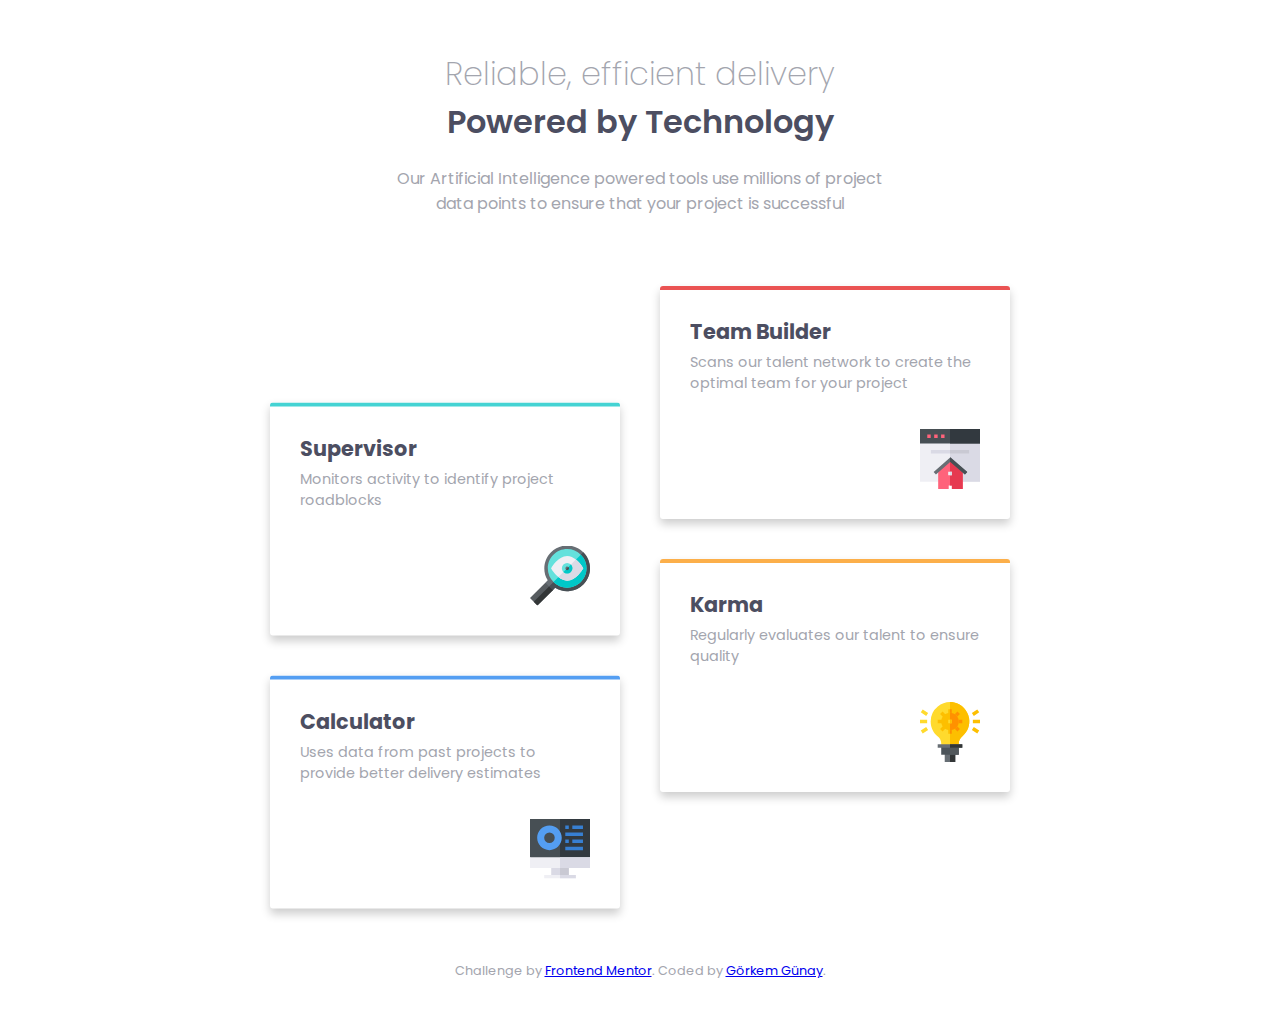
<file: four-card-page/index.html>
<!DOCTYPE html>
<html lang="en">
    <head>
        <meta charset="UTF-8" />
        <meta name="viewport" content="width=device-width, initial-scale=1.0" />

        <link
            rel="icon"
            type="image/png"
            sizes="32x32"
            href="./images/favicon-32x32.png"
        />
        <link rel="stylesheet" href="style.css" />
        <title>Frontend Mentor | Four card feature section</title>
    </head>
    <body>
        <header>
            <div class="container">
                <h1>
                    Reliable, efficient delivery
                    <span> Powered by Technology</span>
                </h1>
                <p>
                    Our Artificial Intelligence powered tools use millions of
                    project data points to ensure that your project is
                    successful
                </p>
            </div>
        </header>

        <main>
            <div class="container">
                <section class="cards">
                    <div class="card card-1 card-center">
                        <h2>Supervisor</h2>
                        <p>Monitors activity to identify project roadblocks</p>
                        <img src="images/icon-supervisor.svg" alt="" />
                    </div>
                    <div class="card card-2">
                        <h2>Team Builder</h2>
                        <p>
                            Scans our talent network to create the optimal team
                            for your project
                        </p>
                        <img src="images/icon-team-builder.svg" alt="" />
                    </div>

                    <div class="card card-3 card-center">
                        <h2>Calculator</h2>
                        <p>
                            Uses data from past projects to provide better
                            delivery estimates
                        </p>
                        <img src="images/icon-calculator.svg" alt="" />
                    </div>
                    <div class="card card-4">
                        <h2>Karma</h2>
                        <p>Regularly evaluates our talent to ensure quality</p>
                        <img src="images/icon-karma.svg" alt="" />
                    </div>
                </section>
            </div>
        </main>

        <footer>
            <div class="container">
                <p>
                    Challenge by
                    <a
                        href="https://www.frontendmentor.io?ref=challenge"
                        target="_blank"
                        >Frontend Mentor</a
                    >. Coded by
                    <a href="https://github.com/gorkemgunay">Görkem Günay</a>.
                </p>
            </div>
        </footer>
    </body>
</html>
</file>
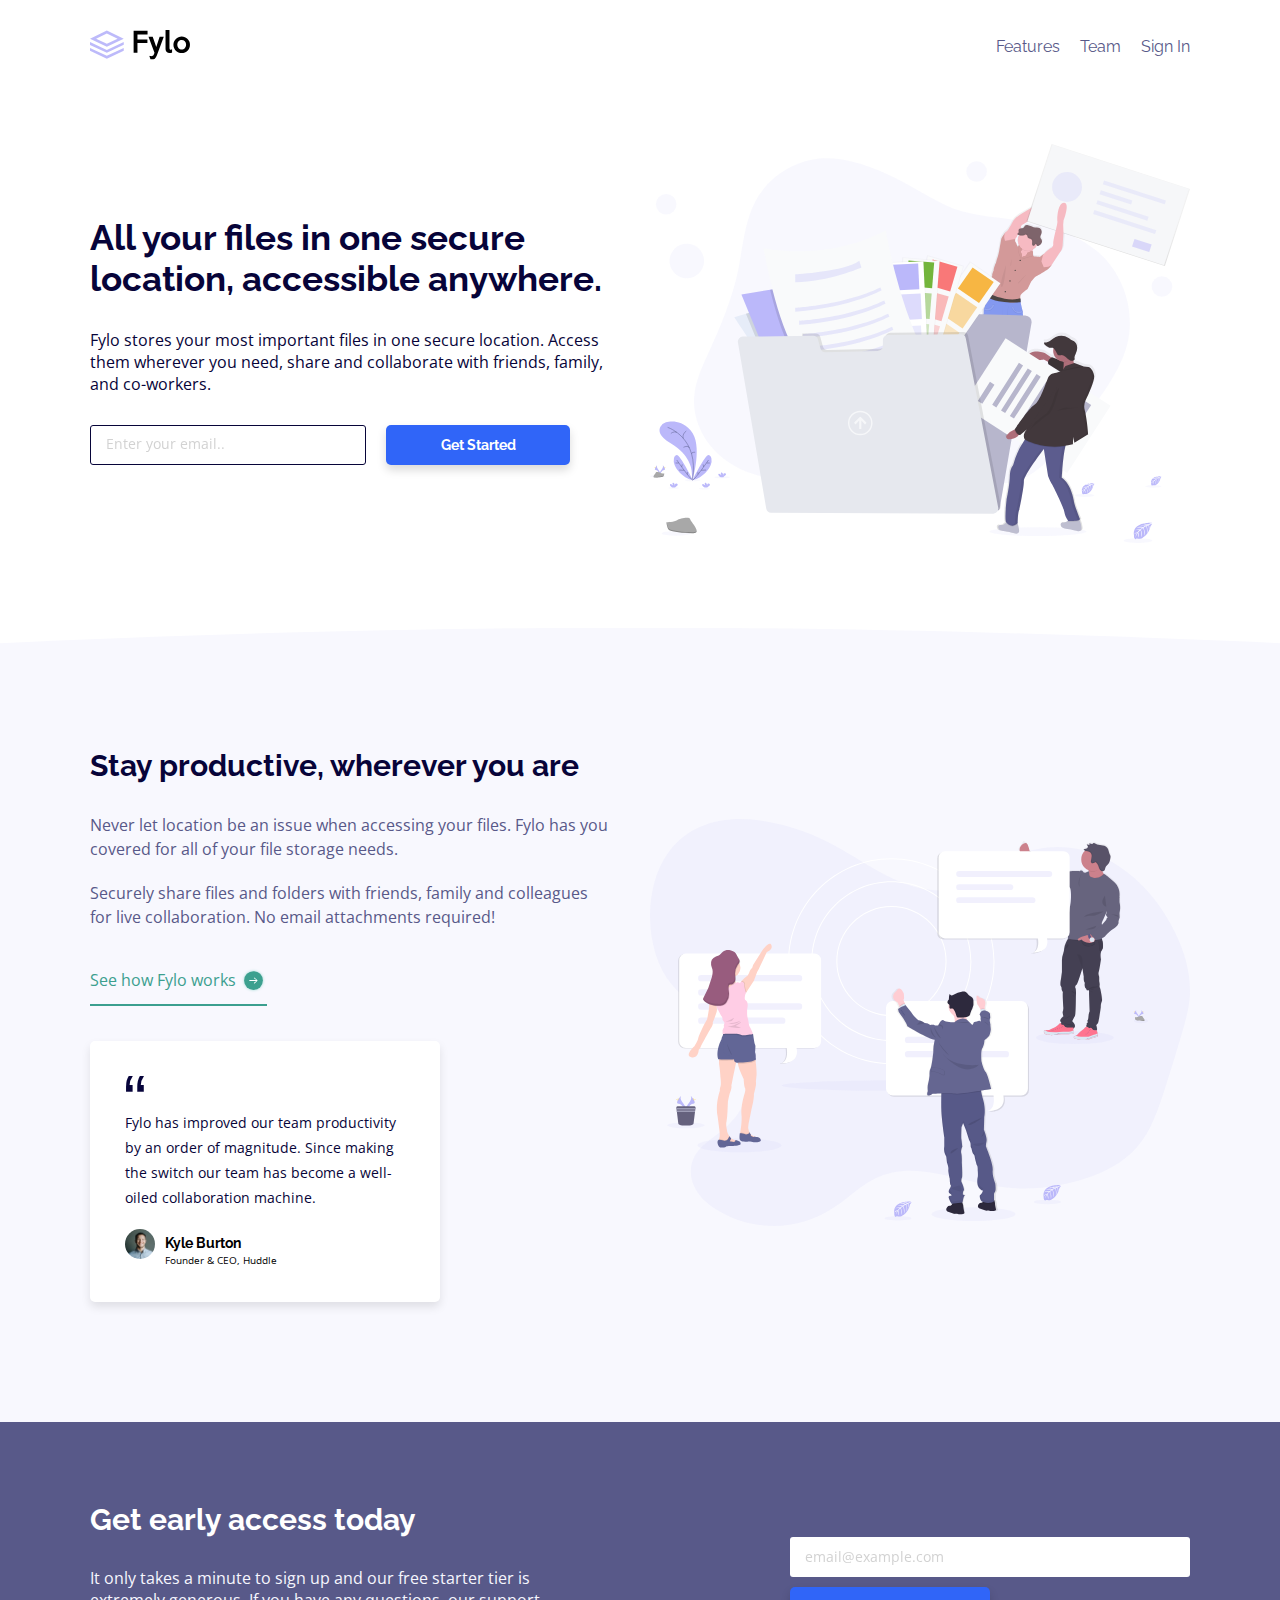
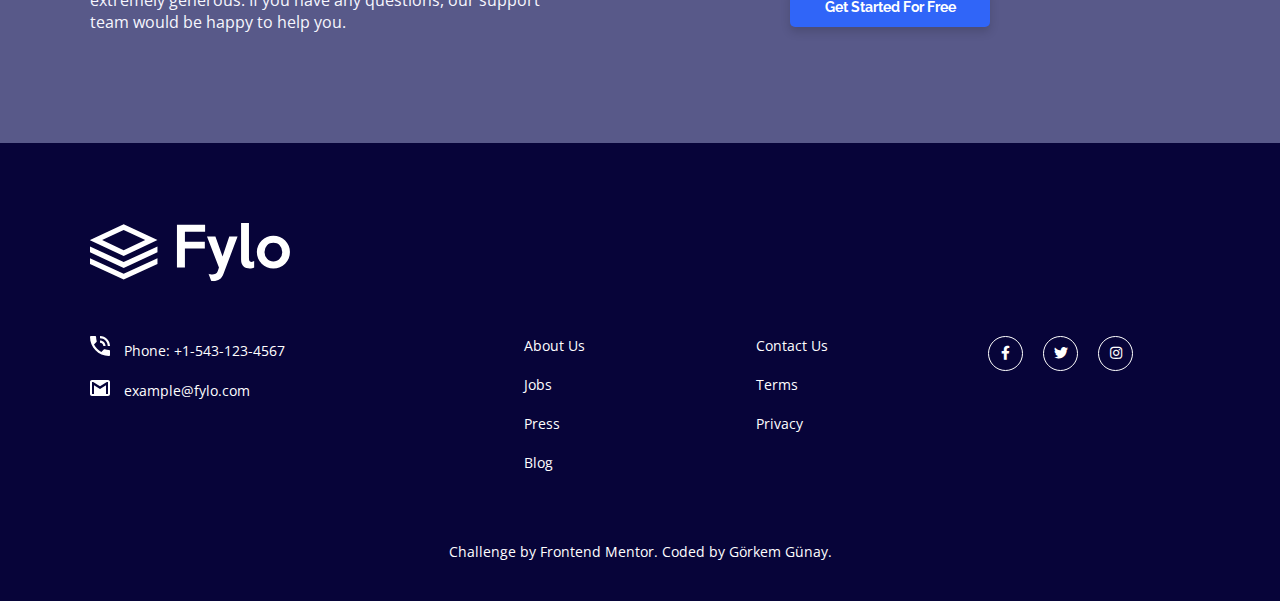
<file: fylo-landing-page/index.html>
<!DOCTYPE html>
<html lang="en">
    <head>
        <meta charset="UTF-8" />
        <meta name="viewport" content="width=device-width, initial-scale=1.0" />

        <link
            rel="icon"
            type="image/png"
            sizes="32x32"
            href="./images/favicon-32x32.png"
        />
        <link rel="stylesheet" href="https://cdnjs.cloudflare.com/ajax/libs/font-awesome/5.13.0/css/all.min.css">
        <link rel="stylesheet" href="style.css" />
        <title>
            Frontend Mentor | Fylo landing page with two column layout
        </title>
    </head>
    <body>
        <header>
            <div class="container container-header">
                <div class="logo">
                    <img src="images/logo.svg" alt="" />
                </div>
                <nav>
                    <ul class="nav-menu">
                        <li><a href="">Features</a></li>
                        <li><a href="">Team</a></li>
                        <li><a href="">Sign In</a></li>
                    </ul>
                </nav>
            </div>
        </header>

        <main>
            
                <section class="section-a">
                  <div class="container container-a">
                    <div class="left">
                        <h1>
                            All your files in one secure location, accessible
                            anywhere.
                        </h1>
                        <p>
                            Fylo stores your most important files in one secure
                            location. Access them wherever you need, share and
                            collaborate with friends, family, and co-workers.
                        </p>
                        <form action="" class="cta-email">
                            <input
                                type="email"
                                placeholder="Enter your email.."
                                class="input-email"
                            />
                            <button class="btn">Get Started</button>
                        </form>
                    </div>
                    <div class="right">
                        <img src="images/illustration-1.svg" alt="" />
                    </div>
                  </div>
                </div>
                </section>
                <section class="section-b">
                  <div class="container container-b">
                    <div class="left">
                        <div class="inner-content">
                            <h2>Stay productive, wherever you are</h2>
                            <p>
                                Never let location be an issue when accessing
                                your files. Fylo has you covered for all of your
                                file storage needs.
                            </p>
                            <p>
                                Securely share files and folders with friends,
                                family and colleagues for live collaboration. No
                                email attachments required!
                            </p>
                            <div class="cta-link">
                            <a href="">See how Fylo works </a>
                            <img src="images/icon-arrow.svg" alt="">
                          </div>
                        </div>
                        <div class="inner-box">
                          <img src="images/icon-quotes.svg" alt="">
                            <p>
                                Fylo has improved our team productivity by an
                                order of magnitude. Since making the switch our
                                team has become a well-oiled collaboration
                                machine.
                            </p>
                            <div class="box-testimonial">
                                <img
                                    src="images/avatar-testimonial.jpg"
                                    alt=""
                                />
                                <div class="box-testimonial-text">
                                <strong> Kyle Burton</strong>
                                <small> Founder & CEO, Huddle</small>
                              </div>
                              </div>
                            </div>
                        </div>
                   
                        <div class="right">
                            <img src="images/illustration-2.svg" alt="" />
                        </div>
                    </div>
                  
                </section>
                <section class="section-c">
                  <div class="container container-c">
                    <div class="left">
                        <h2>Get early access today</h2>
                        <p>
                            It only takes a minute to sign up and our free
                            starter tier is extremely generous. If you have any
                            questions, our support team would be happy to help
                            you.
                        </p>
                    </div>
                    <div class="right">
                        <form action="" class="cta-email">
                            <input
                                type="email"
                                placeholder="email@example.com"
                                class="input-email"
                            />
                            <button class="btn">Get Started For Free</button>
                        </form>
                    </div>
                  </div>
                </section>
            
        </main>

        <footer>
            <div class="container">
                <img src="images/logo-white.svg"  alt="" class="white-logo"/>
                <div class="container-footer">
                <ul>
                    <li><a href=""> <img src="images/icon-phone.svg" alt="" class="icon"> Phone: +1-543-123-4567</a></li>
                    <li><a href=""> <img src="images/icon-email.svg" alt="" class="icon"> example@fylo.com</a></li>
                </ul>
                <ul>
                    <li><a href="">About Us</a></li>
                    <li><a href="">Jobs</a></li>
                    <li><a href="">Press</a></li>
                    <li><a href="">Blog</a></li>
                </ul>
                <ul>
                    <li><a href="">Contact Us</a></li>
                    <li><a href="">Terms</a></li>
                    <li><a href="">Privacy</a></li>
                </ul>
                <ul class="social">
                    <li><a href=""><i class="fab fa-facebook-f"></i></a></li>
                    <li><a href=""><i class="fab fa-twitter"></i></a></li>
                    <li><a href=""><i class="fab fa-instagram"></i></a></li>
                </ul>
                
            </div>
           
            </div>
            <p class="text-align">
                Challenge by
                <a
                    href="https://www.frontendmentor.io?ref=challenge"
                    target="_blank"
                    >Frontend Mentor</a
                >. Coded by
                <a href="https://github.com/gorkemgunay">Görkem Günay</a>.
            </p>
        </footer>
    </body>
</html>
</file>
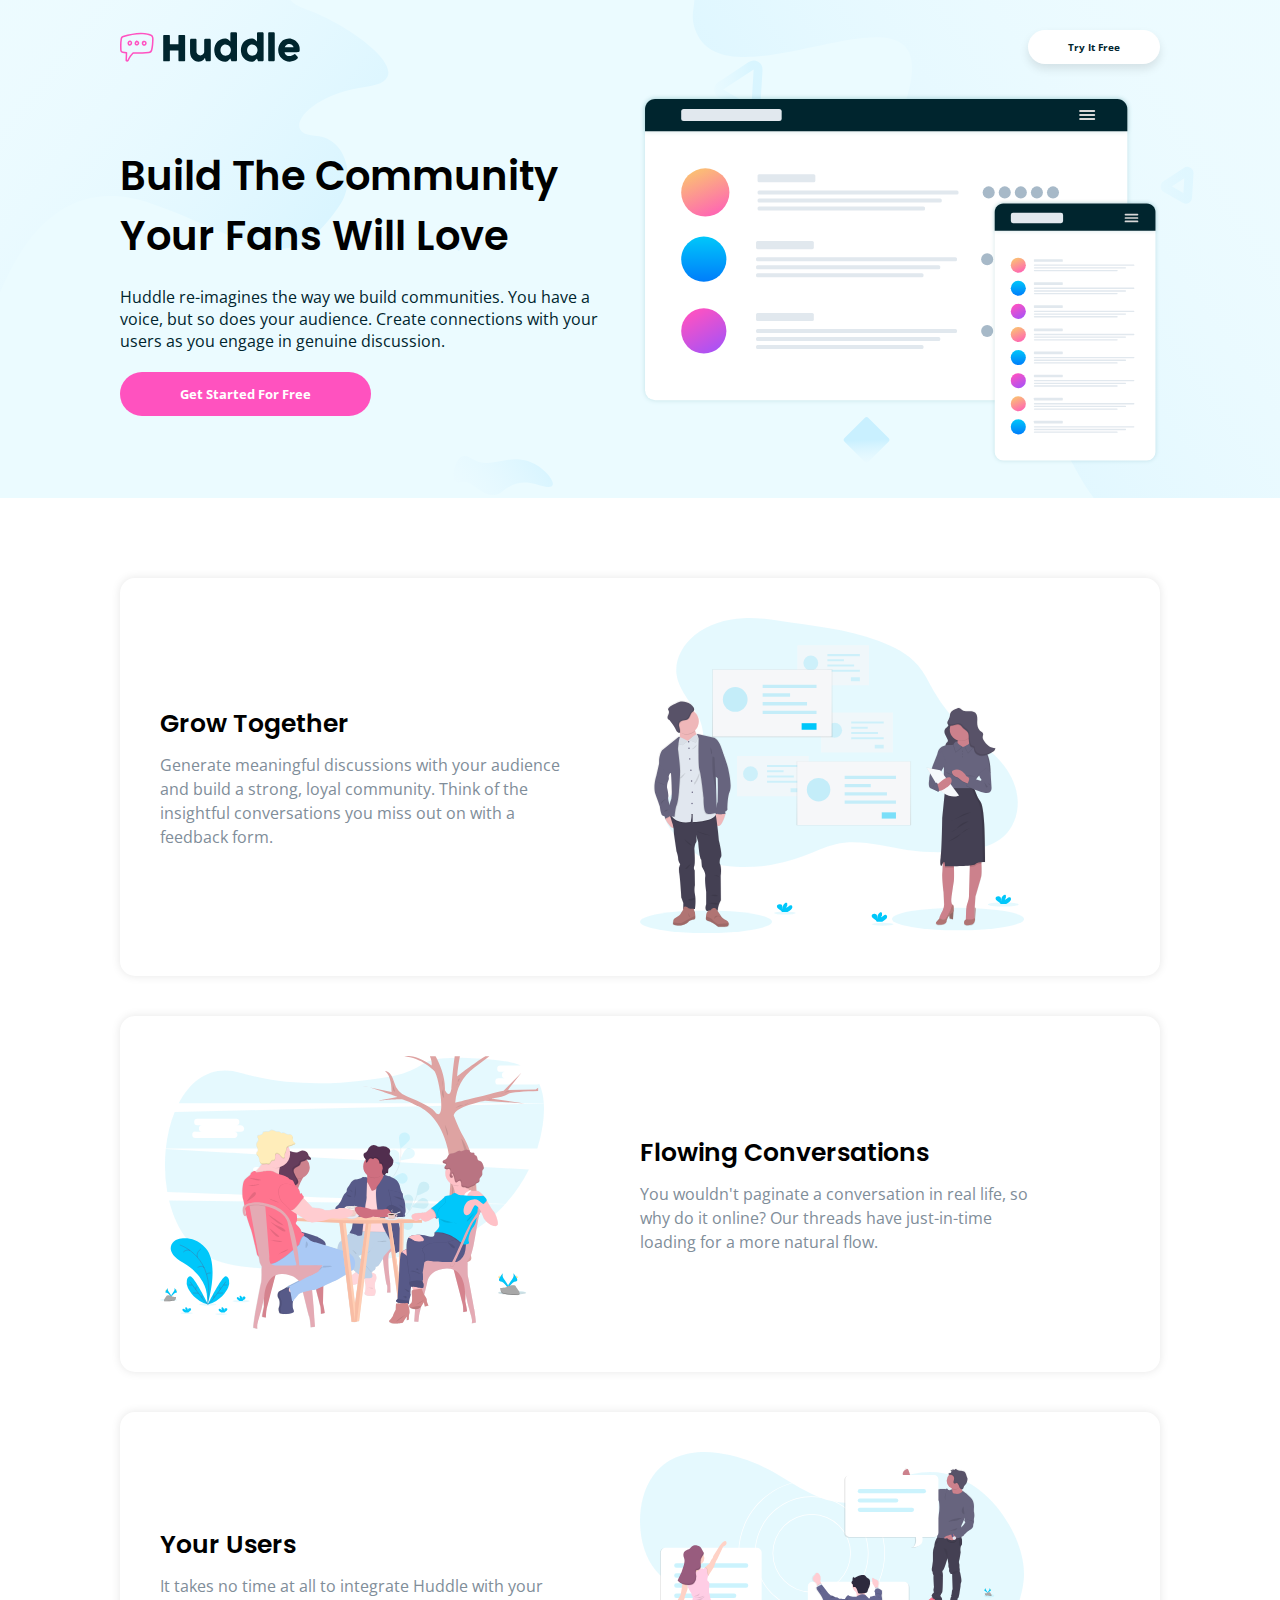
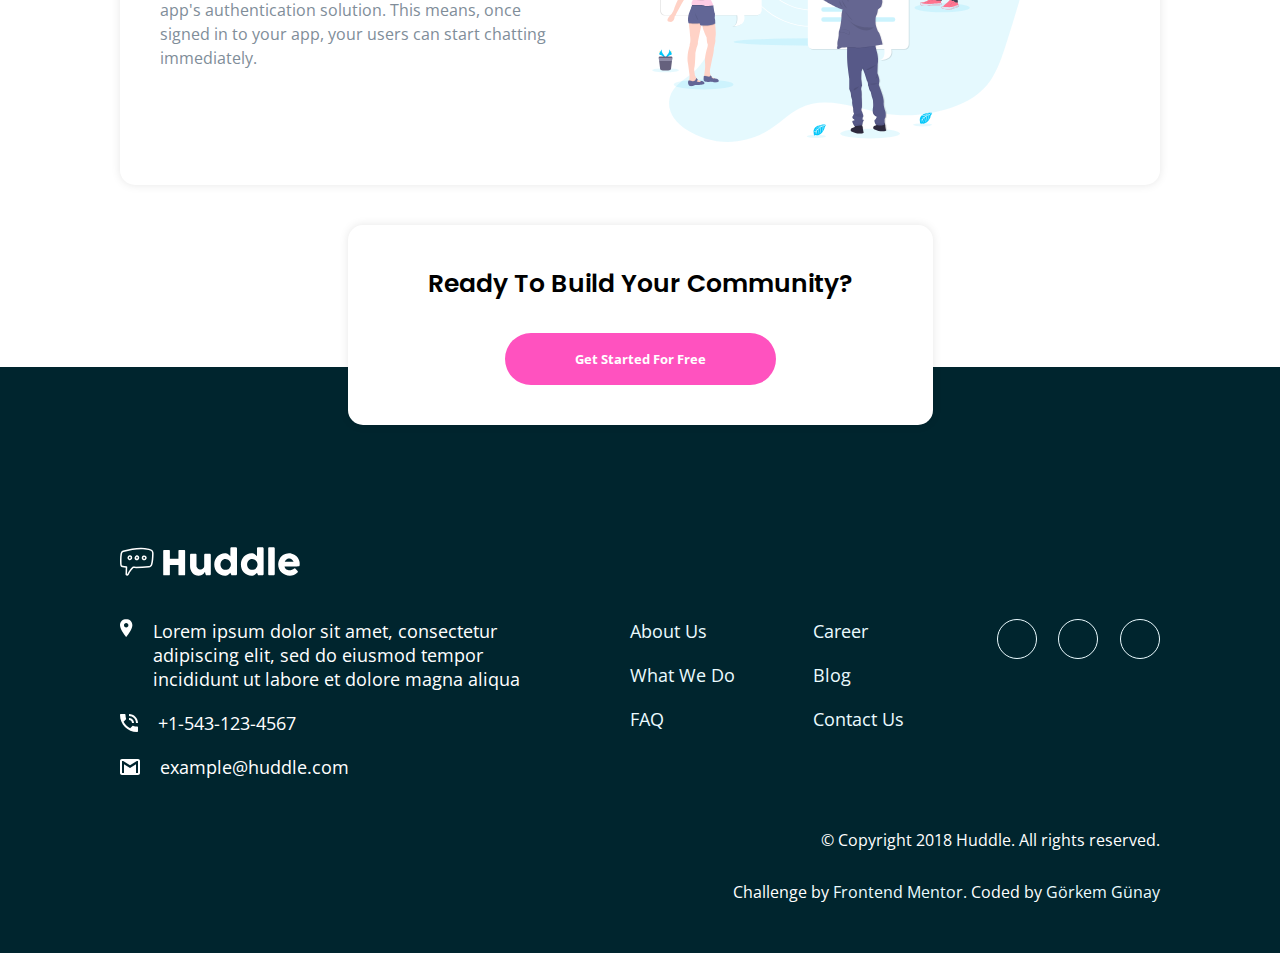
<file: huddle-landing-page/index.html>
<!DOCTYPE html>
<html lang="en">
    <head>
        <meta charset="UTF-8" />
        <meta name="viewport" content="width=device-width, initial-scale=1.0" />
        <link
            rel="stylesheet"
            href="https://cdnjs.cloudflare.com/ajax/libs/font-awesome/5.13.0/css/all.min.css"
            integrity="sha256-h20CPZ0QyXlBuAw7A+KluUYx/3pK+c7lYEpqLTlxjYQ="
            crossorigin="anonymous"
        />
        <link rel="stylesheet" href="style.css" />
        <link
            rel="icon"
            type="image/png"
            sizes="32x32"
            href="./images/favicon-32x32.png"
        />

        <title>
            Frontend Mentor | Huddle landing page with alternating feature
            blocks
        </title>
    </head>
    <body>
        <header>
            <div class="container">
                <nav class="flex flex-row">
                    <img src="images/logo.svg" alt="logo" class="logo" />
                    <a href="" class="btn btn-secondary">Try It Free</a>
                </nav>
                <div class="flex">
                    <div>
                        <h1>Build The Community Your Fans Will Love</h1>
                        <p>
                            Huddle re-imagines the way we build communities. You
                            have a voice, but so does your audience. Create
                            connections with your users as you engage in genuine
                            discussion.
                        </p>
                        <a href="" class="btn btn-primary"
                            >Get Started For Free</a
                        >
                    </div>
                    <div>
                        <img
                            src="images/illustration-mockups.svg"
                            alt="mockups"
                        />
                    </div>
                </div>
            </div>
        </header>

        <main>
            <section class="cards">
                <div class="container">
                    <div class="card flex">
                        <div>
                            <h3>Grow Together</h3>
                            <p>
                                Generate meaningful discussions with your
                                audience and build a strong, loyal community.
                                Think of the insightful conversations you miss
                                out on with a feedback form.
                            </p>
                        </div>
                        <div>
                            <img
                                src="images/illustration-grow-together.svg"
                                alt="grow-togerher"
                            />
                        </div>
                    </div>
                    <div class="card flex card-reverse">
                        <div>
                            <img
                                src="images/illustration-flowing-conversation.svg"
                                alt="flowing-conversation"
                            />
                        </div>
                        <div>
                            <h3>Flowing Conversations</h3>
                            <p>
                                You wouldn't paginate a conversation in real
                                life, so why do it online? Our threads have
                                just-in-time loading for a more natural flow.
                            </p>
                        </div>
                    </div>
                    <div class="card flex">
                        <div>
                            <h3>Your Users</h3>
                            <p>
                                It takes no time at all to integrate Huddle with
                                your app's authentication solution. This means,
                                once signed in to your app, your users can start
                                chatting immediately.
                            </p>
                        </div>
                        <div>
                            <img
                                src="images/illustration-your-users.svg"
                                alt="your-users"
                            />
                        </div>
                    </div>
                </div>
            </section>
        </main>

        <div class="cta">
            <div class="container center">
                <div class="small-card flex">
                    <h2>Ready To Build Your Community?</h2>
                    <a href="" class="btn btn-primary btn-large"
                        >Get Started For Free</a
                    >
                </div>
            </div>
        </div>

        <footer>
            <div class="container">
                <img
                    src="images/white-logo.svg"
                    alt="logo-white"
                    class="logo"
                />
                <div class="grid">
                    <ul class="content">
                        <li class="flex-start">
                            <img src="images/icon-location.svg" alt="" />

                            Lorem ipsum dolor sit amet, consectetur adipiscing
                            elit, sed do eiusmod tempor incididunt ut labore et
                            dolore magna aliqua
                        </li>
                        <li>
                            <img src="images/icon-phone.svg" alt="" />

                            +1-543-123-4567
                        </li>
                        <li>
                            <img src="images/icon-email.svg" alt="" />

                            example@huddle.com
                        </li>
                    </ul>
                    <ul>
                        <li><a href="">About Us</a></li>
                        <li><a href="">What We Do</a></li>
                        <li><a href="">FAQ</a></li>
                    </ul>
                    <ul>
                        <li><a href="">Career</a></li>
                        <li><a href="">Blog</a></li>
                        <li><a href="">Contact Us</a></li>
                    </ul>
                    <ul class="flex">
                        <li>
                            <a href="" class="social"
                                ><i class="fab fa-facebook-f"></i
                            ></a>
                        </li>
                        <li>
                            <a href="" class="social"
                                ><i class="fab fa-twitter"></i
                            ></a>
                        </li>
                        <li>
                            <a href="" class="social"
                                ><i class="fab fa-instagram"></i
                            ></a>
                        </li>
                    </ul>
                </div>

                <p>
                    &copy; Copyright 2018 Huddle. All rights reserved.
                </p>
                <p>
                    Challenge by
                    <a href="https://www.frontendmentor.io/" target="_blank">
                        Frontend Mentor.</a
                    >
                    Coded by
                    <a href="https://github.com/gorkemgunay" target="_blank">
                        Görkem Günay</a
                    >
                </p>
            </div>
        </footer>
    </body>
</html>
</file>
<file: four-card-page/style.css>
@import url("https://fonts.googleapis.com/css2?family=Poppins:wght@200;400;600&display=swap");

*,
*::before,
*::after {
    margin: 0;
    padding: 0;
    box-sizing: border-box;
}

body {
    padding-top: 50px;
    font-family: "Poppins", sans-serif;
    color: hsl(229, 6%, 66%);
    font-size: 10px;
}

.container {
    max-width: 1440px;
    width: 90%;
    margin: 0 auto;
}

/* Header */
header {
    text-align: center;
    max-width: 550px;
    margin: 0 auto;
}

header h1 {
    font-size: 2rem;
    font-weight: 200;
}
header span {
    font-weight: 600;
    color: hsl(234, 12%, 34%);
}

header p {
    font-size: 1rem;
    margin-top: 20px;
}

/* Cards */
.cards {
    display: flex;
    justify-content: center;
    align-items: center;
    flex-wrap: wrap;
    flex-direction: column;
    margin: 50px 0;
}

.cards img {
    width: 60px;
    height: auto;
    align-self: flex-end;
}

.card {
    display: flex;
    flex-direction: column;
    padding: 30px;
    background: #fff;
    box-shadow: 0 5px 10px rgba(0, 0, 0, 0.2);
    max-width: 350px;
    margin: 20px;
    border-radius: 3px;
    position: relative;
    overflow: hidden;
}

.card::after {
    content: "";
    position: absolute;
    width: 100%;
    top: 0;
    left: 0;
    height: 4px;
}

.card-1::after {
    background-color: hsl(180, 62%, 55%);
}

.card-2::after {
    background-color: hsl(0, 78%, 62%);
}

.card-3::after {
    background-color: hsl(212, 86%, 64%);
}

.card-4::after {
    background-color: hsl(34, 97%, 64%);
}

.card h2 {
    font-size: 1.3rem;
    color: hsl(234, 12%, 34%);
}
.card p {
    font-size: 0.9rem;
    margin: 5px 0;
}

.card img {
    margin-top: 30px;
    display: block;
}

/* Footer */
footer {
    text-align: center;
    margin-top: 120px;
    padding: 30px 0;
    font-size: 0.8rem;
}

/* Media */
@media (min-width: 700px) {
    .cards {
        flex-direction: row;
        margin: 50px;
    }
}

@media (min-width: 985px) {
    .card-center {
        transform: translateY(50%);
    }
}
</file>
<file: fylo-landing-page/style.css>
@import url("https://fonts.googleapis.com/css2?family=Raleway:wght@400;700&display=swap");
@import url("https://fonts.googleapis.com/css2?family=Open+Sans&display=swap");

* {
    margin: 0;
    padding: 0;
    box-sizing: border-box;
}

body {
    font-family: "Open Sans", sans-serif;
}

h1,
h2,
button,
header {
    font-family: "Raleway";
    color: hsl(243, 87%, 12%);
}

ul {
    list-style: none;
}

a {
    text-decoration: none;
}

img {
    width: 100%;
    display: inline-block;
}

.container {
    max-width: 1100px;
    width: 90%;
    margin: auto;
}

.btn {
    width: 100%;
    color: #fff;
    background: hsl(224, 93%, 58%);
    box-shadow: 0 5px 10px rgba(0, 0, 0, 0.15);
    height: 40px;
    border: none;
    border-radius: 5px;
    font-weight: 700;
    font-size: 14px;
}

.input-email {
    width: 100%;
    height: 40px;
    border: 1px solid hsl(243, 87%, 12%);
    border-radius: 3px;
    padding-left: 15px;
    margin-bottom: 10px;
}

.input-email::placeholder {
    font-family: "Open Sans";
    color: hsl(0, 0%, 75%);
    font-size: 14px;
    opacity: 0.7;
}

.text-align {
    text-align: center;
    padding: 60px 0 20px;
}

/* Header */

.container-header {
    display: flex;
    align-items: center;
    justify-content: space-between;
    padding: 30px 0 80px;
}

header .logo img {
    width: 100px;
}

header .nav-menu {
    display: flex;
}

header li {
    margin-left: 20px;
}

header a {
    color: hsl(238, 22%, 44%);
}

/* Section - a */
.container-a {
    display: flex;
    flex-direction: column-reverse;
    text-align: center;
}

.section-a h1 {
    margin: 20px 0;
    font-size: 30px;
}

.section-a p {
    max-width: 500px;
    margin: 30px auto;
    color: hsl(243, 87%, 12%);
}

.section-a .cta-email {
    max-width: 500px;
    margin: 20px auto;
}

/* Section - b */

.section-b {
    background: url("images/bg-curve-mobile.svg") no-repeat center center /
        cover;
    margin-top: 80px;
}

.container-b {
    display: flex;
    flex-direction: column-reverse;
    align-items: center;
    justify-content: center;
    padding: 60px 0;
}

.section-b .inner-content h2 {
    text-align: center;
    margin: 60px 0 30px;
}

.section-b .inner-content p {
    line-height: 1.5;
    margin: 20px 0;
    color: hsl(238, 22%, 44%);
}

.section-b .inner-content .cta-link {
    display: flex;
    align-items: center;
    justify-content: center;
    position: relative;
}

.section-b .inner-content .cta-link:after {
    content: "";
    position: absolute;
    bottom: 5px;
    width: 175px;
    border: 1px solid hsl(170, 45%, 43%);
}

.section-b .inner-content .cta-link a {
    color: hsl(170, 45%, 43%);
    margin: 20px 0;
}

.section-b .inner-content .cta-link img {
    height: auto;
    width: 25px;
    margin-left: 5px;
}

.section-b .inner-box {
    background-color: #fff;
    padding: 35px;
    margin: 30px 10px 60px 10px;
    border-radius: 5px;
    box-shadow: 0 5px 10px rgba(0, 0, 0, 0.1);
}

.section-b .inner-box img {
    width: 20px;
    height: auto;
}

.section-b .inner-box p {
    margin: 10px 0;
    font-size: 14px;
    line-height: 1.8;
    color: hsl(243, 87%, 12%);
}

.section-b .box-testimonial {
    display: flex;
    align-items: center;
}

.section-b .box-testimonial img {
    width: 30px;
    height: auto;
    border-radius: 100%;
}

.section-b .box-testimonial-text {
    flex-direction: column;
    margin-left: 10px;
    margin-top: 10px;
}

.section-b .box-testimonial-text strong {
    color: #000;
    font-family: "Raleway";
    font-weight: 700;
    font-size: 14px;
}

.section-b .box-testimonial-text small {
    font-size: 10px;
    display: block;
}

/* Section - c */
.section-c {
    background: hsl(238, 22%, 44%);
    color: #fff;
    padding: 20px;
}

.container-c {
    display: flex;
    align-items: center;
    justify-content: center;
    text-align: center;
    flex-direction: column;
    padding: 60px 0;
}

.section-c .left h2 {
    color: #fff;
}

.section-c .left p {
    margin: 30px 0;
    max-width: 400px;
    color: hsl(240, 75%, 98%);
}

.section-c .right {
    width: 100%;
    max-width: 400px;
}

.section-c .right input {
    border: none;
}

/* Footer */
footer {
    background: hsl(243, 87%, 12%);
    padding: 80px 0;
    color: #fff;
}

.container-footer {
    display: grid;
    grid-template-columns: 1fr;
    grid-gap: 30px;
}

footer .white-logo {
    width: 200px;
    margin-bottom: 30px;
}

footer .icon {
    width: 20px;
    height: auto;
}

footer li {
    padding: 10px 0;
}
footer li img {
    margin-right: 10px;
    fill: #fff;
}

footer a {
    color: #fff;
}

footer .social {
    display: inline-flex;
    align-items: center;
    justify-content: center;
    align-self: center;
}

footer .social a {
    display: inline-flex;
    align-items: center;
    justify-content: center;
    width: 35px;
    height: 35px;
    margin: 0 10px;
    border: 1px solid #fff;
    border-radius: 100%;
}

@media (min-width: 750px) {
    /* Section - a */
    .container-a {
        display: flex;
        flex-direction: row;
        text-align: left;
        align-items: center;
    }

    .section-a .left {
        padding-right: 40px;
        width: 100%;
    }

    .section-a .right {
        width: 100%;
    }

    .section-a h1 {
        margin: 20px 0;
        font-size: 35px;
    }

    .section-a p {
        margin: 30px 0;
        max-width: 540px;
    }

    .section-a .cta-email {
        margin: 20px 0;
        display: flex;
        max-width: 480px;
    }

    .section-a .input-email {
        width: 60%;
    }

    .section-a .btn {
        margin-left: 20px;
        width: 40%;
    }

    /* Section - b */
    .section-b {
        background: url("images/bg-curve-desktop.svg") no-repeat center center /
            cover;
    }

    .container-b {
        display: flex;
        flex-direction: row;
        align-items: center;
    }

    .section-b .left {
        width: 100%;
        padding-right: 40px;
    }

    .section-b .right {
        width: 100%;
    }

    .section-b .inner-content h2 {
        text-align: left;
        font-size: 30px;
    }

    .section-b .inner-content p {
        max-width: 520px;
    }

    .section-b .inner-content .cta-link {
        align-items: center;
        justify-content: flex-start;
    }

    .section-b .inner-box {
        margin: 30px 0 60px 0;
        max-width: 350px;
    }

    /* Section - c */
    .section-c {
        padding: 20px 0;
    }

    .container-c {
        display: flex;
        align-items: center;
        justify-content: space-between;
        text-align: left;
        flex-direction: row;
        padding: 60px 0;
    }

    .section-c .left {
        width: 60%;
        padding-right: 40px;
    }

    .section-c .left h2 {
        font-size: 30px;
    }

    .section-c .left p {
        margin: 30px 0;
        max-width: 450px;
        color: hsl(240, 75%, 98%);
    }

    .section-c .right {
        width: 40%;
    }

    .section-c .right input {
        max-width: 500px;
    }

    .section-c .right button {
        max-width: 200px;
    }

    /* Footer */

    footer {
        padding: 80px 0 20px;
        font-size: 14px;
    }

    .container-footer {
        grid-template-columns: 2fr 1fr 1fr 1fr;
    }

    footer .white-logo {
        margin-bottom: 40px;
    }

    footer .social {
        align-items: flex-start;
        justify-content: flex-start;
        align-self: flex-start;
    }

    footer .social a {
        margin: 0 20px 0 0;
    }
}
</file>
<file: huddle-landing-page/style.css>
@import url("https://fonts.googleapis.com/css2?family=Poppins:wght@600&display=swap");
@import url("https://fonts.googleapis.com/css2?family=Open+Sans:wght@400;700&display=swap");
* {
  margin: 0;
  padding: 0;
  -webkit-box-sizing: border-box;
          box-sizing: border-box;
}

html {
  font-size: 10px;
}

body {
  font-family: "Open Sans", sans-serif;
}

a {
  color: #ebfbff;
  text-decoration: none;
}

.btn {
  font-weight: 700;
  text-decoration: none;
  display: inline-block;
}

.btn-primary {
  background: #ff52bf;
  color: #fff;
  padding: 1.3rem 6rem;
  font-size: 1.3rem;
  border-radius: 4rem;
}

.btn-secondary {
  background: #fff;
  color: #00252e;
  -webkit-box-shadow: 0 5px 10px rgba(0, 0, 0, 0.1);
          box-shadow: 0 5px 10px rgba(0, 0, 0, 0.1);
  padding: 1rem 4rem;
  border-radius: 4rem;
}

.btn-large {
  padding: 1.7rem 7rem;
}

ul {
  list-style: none;
}

h1,
h2,
h3 {
  font-family: "Poppins", sans-serif;
  font-weight: 600;
}

p {
  font-size: 1.6rem;
  color: #fff;
}

img {
  width: 100%;
}

.logo {
  width: 180px;
}

.container {
  max-width: 1100px;
  width: 100%;
  margin: auto;
  padding: 0 3rem;
}

.center {
  text-align: center;
}

.flex {
  display: -webkit-box;
  display: -ms-flexbox;
  display: flex;
  -webkit-box-align: center;
      -ms-flex-align: center;
          align-items: center;
  -webkit-box-pack: justify;
      -ms-flex-pack: justify;
          justify-content: space-between;
}

.flex > div {
  -webkit-box-flex: 1;
      -ms-flex: 1;
          flex: 1;
}

.grid {
  display: -ms-grid;
  display: grid;
  -ms-grid-columns: 3fr 1fr 1fr 1fr;
      grid-template-columns: 3fr 1fr 1fr 1fr;
  grid-gap: 2rem;
  -webkit-box-align: start;
      -ms-flex-align: start;
          align-items: flex-start;
}

header {
  background: url("images/bg-hero-desktop.svg") no-repeat center center/cover;
  background-color: #ebfbff;
  padding: 3rem 0;
}

header nav {
  margin-bottom: 3rem;
}

header h1 {
  font-size: 4rem;
}

header p {
  color: #00252e;
  margin: 2rem 0;
  margin-right: 3rem;
}

.cards {
  margin: 8rem 0 4rem;
}

.cards .card {
  background: #fff;
  -webkit-box-shadow: 0 0 10px rgba(0, 0, 0, 0.1);
          box-shadow: 0 0 10px rgba(0, 0, 0, 0.1);
  border-radius: 1.5rem;
  margin: 4rem 0;
  padding: 4rem;
}

.cards .card h3 {
  font-size: 2.5rem;
}

.cards .card p {
  color: #808d99;
  max-width: 400px;
  margin-top: 1rem;
  line-height: 1.5;
}

.cards .card img {
  width: 80%;
}

.cta .small-card {
  background: #fff;
  -webkit-box-shadow: 0 0 10px rgba(0, 0, 0, 0.1);
          box-shadow: 0 0 10px rgba(0, 0, 0, 0.1);
  border-radius: 1.5rem;
  display: inline-block;
  -webkit-box-pack: center;
      -ms-flex-pack: center;
          justify-content: center;
  -webkit-box-orient: vertical;
  -webkit-box-direction: normal;
      -ms-flex-direction: column;
          flex-direction: column;
  padding: 4rem 8rem;
  position: relative;
  z-index: 100;
  margin-bottom: -50%;
}

.cta .small-card h2 {
  font-size: 2.5rem;
}

.cta .small-card .btn {
  margin-top: 3rem;
}

footer {
  background: #00252e;
  padding: 18rem 0 5rem;
}

footer .logo {
  margin-bottom: 4rem;
}

footer .content li {
  display: -webkit-box;
  display: -ms-flexbox;
  display: flex;
  -webkit-box-align: center;
      -ms-flex-align: center;
          align-items: center;
}

footer .content li img {
  width: auto;
  margin-right: 2rem;
}

footer .content .flex-start {
  -webkit-box-align: start;
      -ms-flex-align: start;
          align-items: flex-start;
}

footer ul {
  color: #fff;
  font-size: 1.8rem;
}

footer ul li {
  max-width: 400px;
  margin-bottom: 2rem;
}

footer .social {
  border: 1px solid #ebfbff;
  width: 4rem;
  height: 4rem;
  border-radius: 100%;
  display: -webkit-inline-box;
  display: -ms-inline-flexbox;
  display: inline-flex;
  -webkit-box-align: center;
      -ms-flex-align: center;
          align-items: center;
  -webkit-box-pack: center;
      -ms-flex-pack: center;
          justify-content: center;
}

footer p {
  margin-top: 3rem;
  text-align: right;
}

@media (max-width: 800px) {
  body {
    text-align: center;
  }
  .logo {
    width: 150px;
  }
  .btn-large {
    padding: 1.3rem 4rem;
  }
  .flex {
    -webkit-box-orient: vertical;
    -webkit-box-direction: normal;
        -ms-flex-direction: column;
            flex-direction: column;
  }
  .flex-row {
    -webkit-box-orient: horizontal;
    -webkit-box-direction: normal;
        -ms-flex-direction: row;
            flex-direction: row;
  }
  .grid {
    -ms-grid-columns: 1fr;
        grid-template-columns: 1fr;
    justify-items: flex-start;
  }
  header h1 {
    margin-top: 4rem;
  }
  header .flex div img {
    margin-top: 5rem;
  }
  header p {
    margin-right: 0;
  }
  .cards {
    margin: 8rem 0 10rem;
  }
  .cards .card {
    -webkit-box-orient: vertical;
    -webkit-box-direction: reverse;
        -ms-flex-direction: column-reverse;
            flex-direction: column-reverse;
  }
  .cards .card h3 {
    margin-top: 3rem;
  }
  .cards .card-reverse {
    -webkit-box-orient: vertical;
    -webkit-box-direction: normal;
        -ms-flex-direction: column;
            flex-direction: column;
  }
  .cta .small-card {
    padding: 6rem 4rem;
  }
  .cta .small-card h2 {
    font-size: 2rem;
  }
  footer {
    padding: 13rem 0 5rem;
    text-align: left;
  }
  footer p {
    text-align: center;
  }
  footer .flex {
    -webkit-box-orient: horizontal;
    -webkit-box-direction: normal;
        -ms-flex-direction: row;
            flex-direction: row;
    -webkit-box-align: center;
        -ms-flex-align: center;
            align-items: center;
    -webkit-box-pack: center;
        -ms-flex-pack: center;
            justify-content: center;
    width: 100%;
  }
  footer .flex li {
    margin: 0 1rem;
  }
}

@media (max-width: 350px) {
  footer .logo {
    width: 150px;
  }
  .logo {
    width: 100px;
  }
  .cta .small-card {
    padding: 2rem 2rem;
  }
  .cta .small-card h2 {
    font-size: 2rem;
  }
}
/*# sourceMappingURL=style.css.map */
</file>
